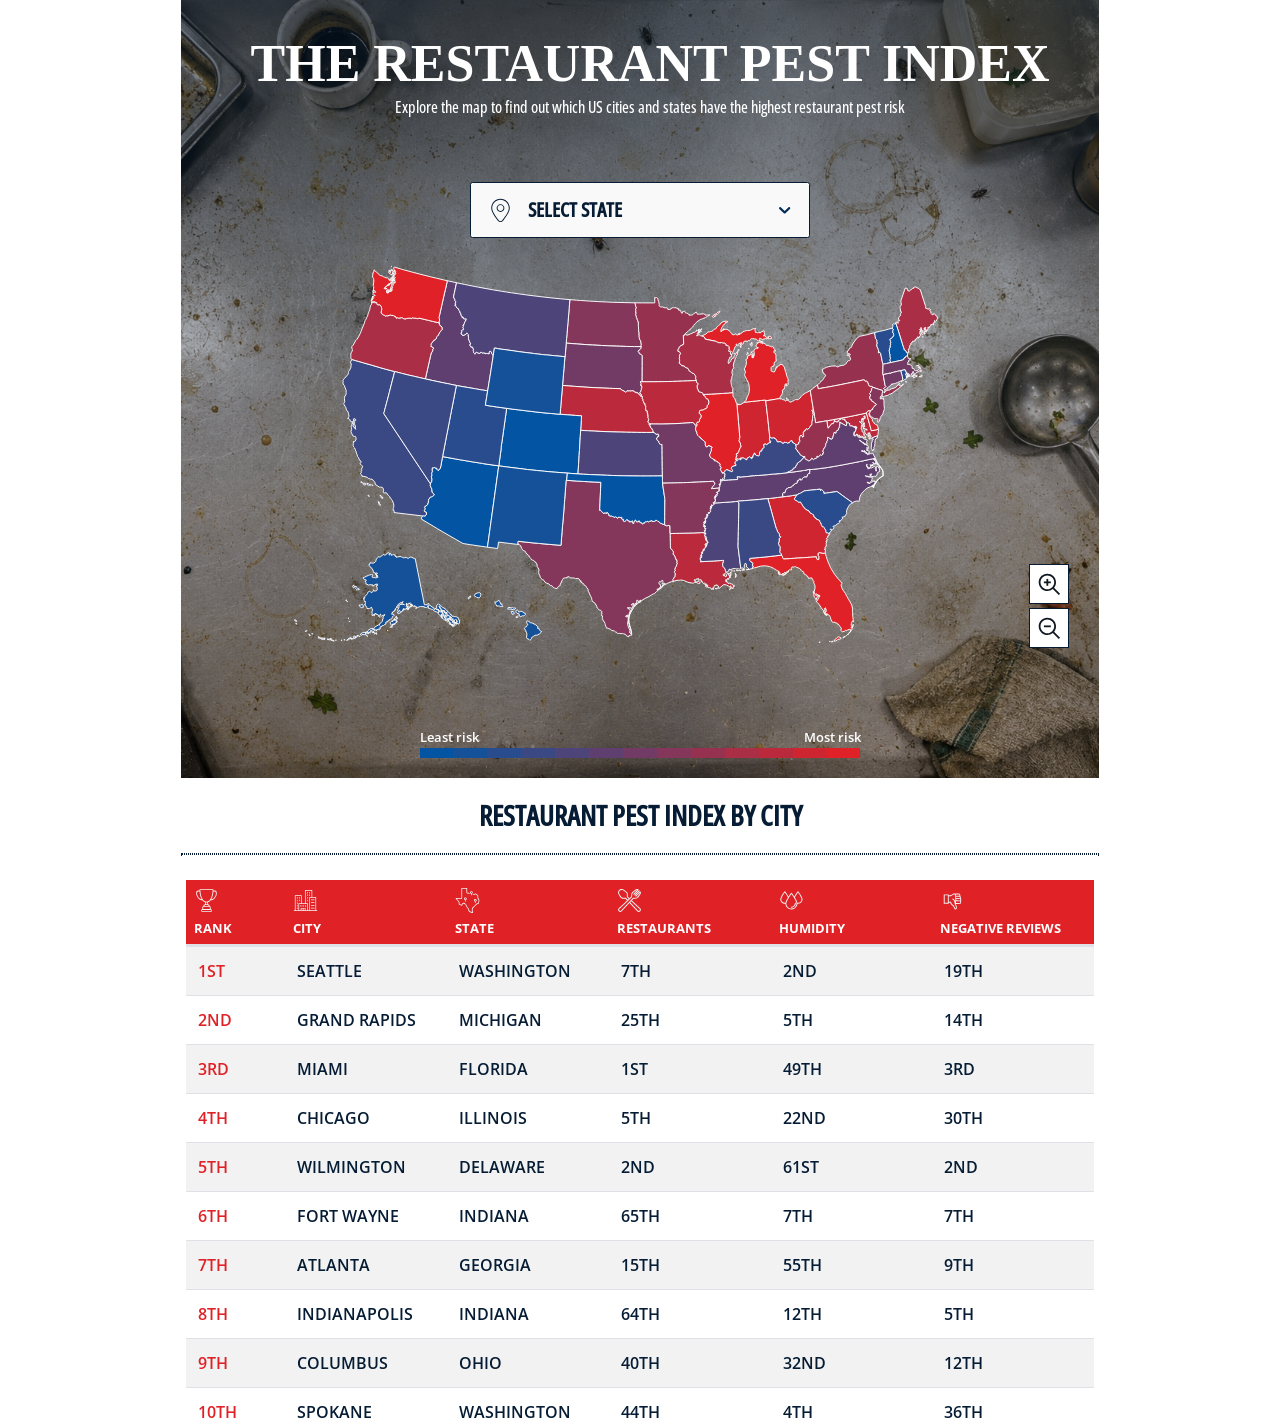
<file: map-version/index.html>
<!DOCTYPE html>
<html lang="en">

<head>
  <meta charset="UTF-8">
  <meta http-equiv="X-UA-Compatible" content="IE=edge">
  <meta name="viewport" content="width=device-width, initial-scale=1.0">
  <title>The Restaurant Pest Index</title>

  <link rel="preconnect" href="https://fonts.googleapis.com" />
  <link rel="preconnect" href="https://fonts.gstatic.com" crossorigin />
  <link href="https://fonts.googleapis.com/css2?family=Open+Sans:wght@300;400;500;600;700;800&display=swap"
    rel="stylesheet" />

  <link rel="preconnect" href="https://fonts.googleapis.com">
  <link rel="preconnect" href="https://fonts.gstatic.com" crossorigin>
  <link href="https://fonts.googleapis.com/css2?family=Open+Sans:ital,wght@0,300..800;1,300..800&display=swap"
    rel="stylesheet">

  <link rel="stylesheet" href="./libs/css/tippy.min.css" />
  <link rel="stylesheet" href="./libs/css/swiper-bundle.min.css" />
  <link rel="stylesheet" href="./libs/css/choices.min.css" />
  <link rel="stylesheet" href="./libs/css/bootstrap.min.css" />
  <link rel="stylesheet" href="./styles/main.css" />
</head>

<body>
  <div class="container" id="root">
    <main>
      <div class="tab-content">

        <!-- OVERALL -->
        <div class="tab-pane fade show active overall-content" id="overall_content" role="tabpanel"
          aria-labelledby="overall-tab">
          <div class="hero-section">
            <header>
              <div class="titles">
                <h1 class="main-title">The Restaurant Pest Index</h1>
                <p class="sub-title">Explore the map to find out which US cities and states have the highest restaurant pest
                  risk</p>
              </div>
            </header>

            <div class="map-content">
              <div class="dropdown">
                <select id="categories_select"></select>
              </div>
              <div class="overall-map">
                <div id="overall_map"></div>
                <div class="btn-zooms">
                  <div class="mb-1">
                    <button class="btn btn-rect" id="zoom_in">
                      <img src="./images/zoom-in.svg">
                    </button>
                  </div>

                  <div>
                    <button class="btn btn-rect" id="zoom_out">
                      <img src="./images/zoom-out.svg">
                    </button>
                  </div>
                </div>
              </div>
            </div>

            <div class="score-div">
              <div class="score-text">Least risk</div>
              <div class="score-text">Most risk</div>
            </div>
            <div class="rank-line">
              <div class="rank-box first-rect"></div>
              <div class="rank-box second-rect"></div>
              <div class="rank-box third-rect"></div>
              <div class="rank-box fourth-rect"></div>
              <div class="rank-box fifth-rect"></div>
              <div class="rank-box sixth-rect"></div>
              <div class="rank-box seventh-rect"></div>
              <div class="rank-box eighth-rect"></div>
              <div class="rank-box ninth-rect"></div>
              <div class="rank-box tenth-rect"></div>
              <div class="rank-box eleventh-rect"></div>
              <div class="rank-box twelfth-rect"></div>
              <div class="rank-box thirteenth-rect"></div>
            </div>
          </div>

          <div class="table-title"></div>
          <div class="wrap-line"></div>


          <div class="table-box">
            <div class="table-content">
              <div class="table-header-scroll">
                <table class="table" id="table-header"></table>
              </div>
              <div class="table-body-scroll">
                <table class="table" id="table-body"></table>
              </div>
            </div>

          </div>

        </div>

        <!-- STATES -->

        <div class="tab-pane fade state-content" id="state_content" role="tabpanel" aria-labelledby="state-tab">
          <div class="row m-0 state-content-row">
            <div class="col-12 col-sm-6 p-0">
              <div class="left-column">


                <div class="states-map">
                  <div id="state_map"></div>
                  <div id="state_map_legend"></div>
                </div>
              </div>
            </div>

            <div class="col-12 col-sm-6 p-0">
              <div class="right-column">
              </div>
            </div>
          </div>

          <footer>
            <img src="./images/excel-logo.svg" />
          </footer>
        </div>
      </div>
    </main>
  </div>
  <script src="./libs/js/jquery.js"></script>
  <script src="./libs/js/bootstrap.min.js"></script>
  <script src="./libs/js/popper.min.js"></script>
  <script src="./libs/js/tippy.min.js"></script>
  <script src="./libs/js/swiper-bundle.min.js"></script>
  <script src="./libs/js/d3.v7.min.js"></script>
  <script src="./libs/js/topojson-client.min.js"></script>
  <script src="./libs/js/choices.min.js"></script>
  <script src="./scripts/utils.js"></script>
  <script src="./scripts/us-map.js"></script>
  <script src="./scripts/main.js"></script>
</body>

</html>
</file>
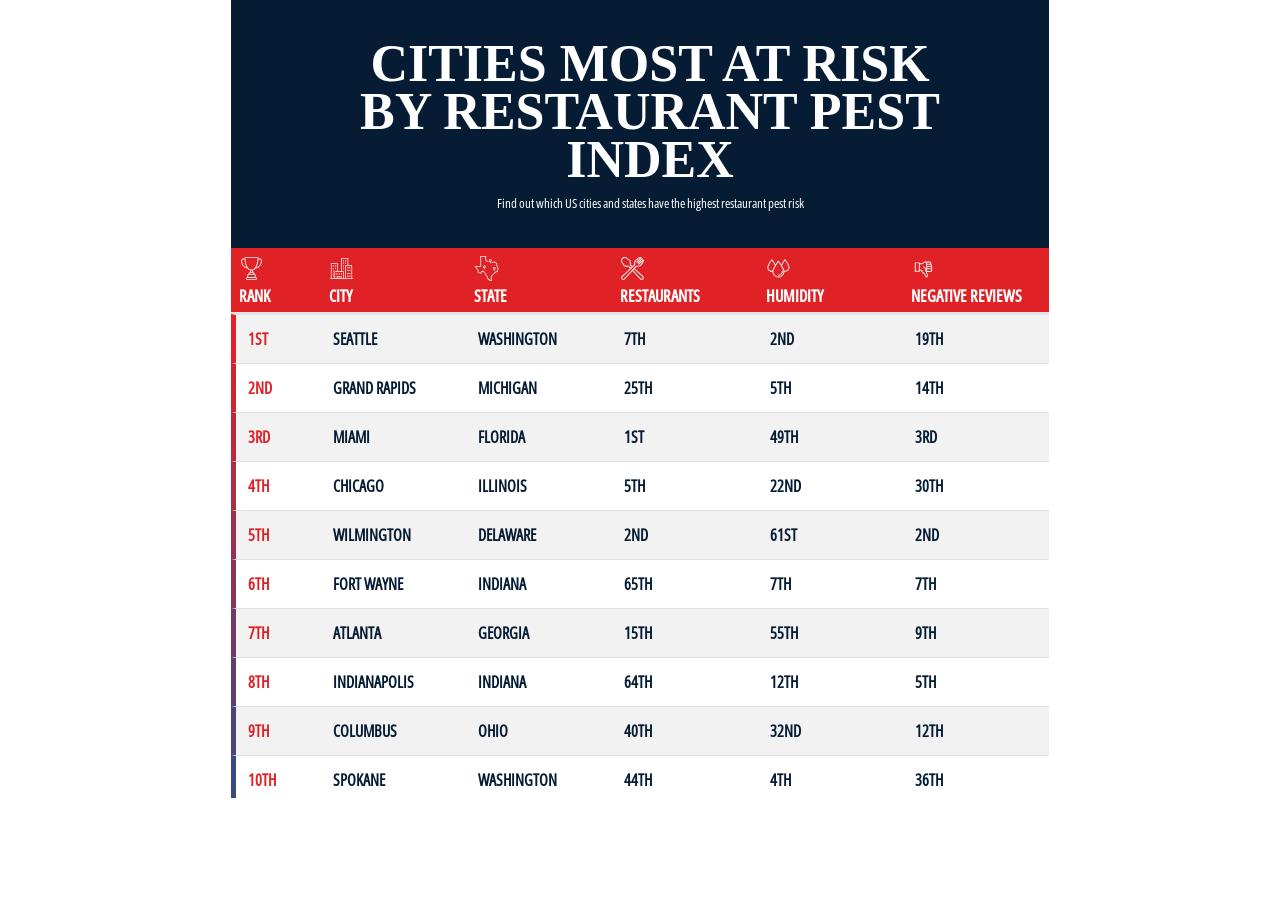
<file: table/index.html>
<!DOCTYPE html>
<html lang="en">

<head>
  <meta charset="UTF-8">
  <meta http-equiv="X-UA-Compatible" content="IE=edge">
  <meta name="viewport" content="width=device-width, initial-scale=1.0">
  <title>The Restaurant Pest Index</title>

  <link rel="preconnect" href="https://fonts.googleapis.com" />
  <link rel="preconnect" href="https://fonts.gstatic.com" crossorigin />
  <link href="https://fonts.googleapis.com/css2?family=Open+Sans:wght@300;400;500;600;700;800&display=swap"
    rel="stylesheet" />

  <link rel="preconnect" href="https://fonts.googleapis.com">
  <link rel="preconnect" href="https://fonts.gstatic.com" crossorigin>
  <link href="https://fonts.googleapis.com/css2?family=Open+Sans:ital,wght@0,300..800;1,300..800&display=swap"
    rel="stylesheet">

  <link rel="stylesheet" href="./libs/css/tippy.min.css" />
  <link rel="stylesheet" href="./libs/css/swiper-bundle.min.css" />
  <link rel="stylesheet" href="./libs/css/choices.min.css" />
  <link rel="stylesheet" href="./libs/css/bootstrap.min.css" />
  <link rel="stylesheet" href="./styles/main.css" />
</head>

<body>
  <div class="container" id="root">
    <header>
      <div class="titles">

        <h1 class="main-title">Cities Most at Risk <br/> by restaurant pest index</h1>
        <h1 class="main-title-mobile">Cities Most at Risk by restaurant pest index</h1>
        <p class="sub-title">Find out which US cities and states have the highest restaurant pest risk</p>
      </div>

    </header>

    <main>
      <div class="tab-content">

        <!-- OVERALL -->
        <div class="tab-pane fade show active overall-content" id="overall_content" role="tabpanel"
          aria-labelledby="overall-tab">


          <div class="table-div">
            <div class="table-box">
              <div class="table-content">
                <div class="table-header-scroll">
                  <table class="table" id="table-header"></table>
                </div>
                <div class="table-body-scroll">
                  <table class="table" id="table-body"></table>
                </div>
              </div>
              <!-- <div class="show-more" id="show_more">SHOW MORE</div> -->
            </div>

          </div>


        </div>

      </div>
  </div>

  </div>
  </main>
  </div>

  <script src="./libs/js/jquery.js"></script>
  <script src="./libs/js/bootstrap.min.js"></script>
  <script src="./libs/js/popper.min.js"></script>
  <script src="./libs/js/tippy.min.js"></script>
  <script src="./libs/js/swiper-bundle.min.js"></script>
  <script src="./libs/js/d3.v7.min.js"></script>
  <script src="./libs/js/topojson-client.min.js"></script>
  <script src="./libs/js/choices.min.js"></script>
  <script src="./scripts/utils.js"></script>
  <script src="./scripts/us-map.js"></script>
  <script src="./scripts/main.js"></script>
</body>

</html>
</file>
<file: map-version/styles/main.css>
:root {
  --dark-blue: #051C34;
  --blue: #012C57;
  --red: #E02126;
  --light-grey: #F2F2F2;
  --padding-desktop: 40px;
  --padding-mobile: 20px;

  --current-main-color: #0355A3;
  --current-main-color-state: #0355A3;
  --current-secondary-color-state: #E6EEF6;
  --swiper-navigation-size: 14px;
  --swiper-navigation-color: #ffffff;
  --swiper-pagination-color: #ffffff;
  --swiper-pagination-bullet-inactive-color: #E7E7E7;
  --swiper-pagination-bullet-inactive-opacity: 1;
}

@font-face {
  font-family: 'Open Sans Condensed';
  src: url(./fonts/OpenSans_Condensed-Medium.ttf);
}

@font-face {
  font-family: 'Open Sans Condensed bold';
  src: url(./fonts/OpenSans_Condensed-bold.ttf);
}

.text-bold {
  font-weight: 700;
  font-size: 16px;
  line-height: 22px;
  color: var(--blue)
}


html,
body {
  font-family: "Open Sans Condensed", sans-serif;
}


/* Tooltip */
.tippy-box {
  background: transparent !important;
  padding: 0;
  box-shadow: 0px 8px 15px rgba(0, 0, 0, 0.2);
}

.tippy-content {
  padding: 0px !important;
  box-shadow: none !important;
  background: transparent;
}

.tippy-box .tooltip-content {
  background-color: white;
  border: 2px solid black;
  padding: 5px;
}

.tippy-box .name-and-rank {
  font-family: Open Sans Condensed;
  font-size: 18px;
  font-weight: 700;
  line-height: 26px;
  text-align: left;
  display: flex;
  align-items: center;
  justify-content: center;
  gap: 10px;
  color: var(--red);
}

.tippy-box .search-rank {
  font-family: Open Sans Condensed;
  font-size: 12px;
  font-weight: 400;
  color: var(--dark-blue);
  line-height: 18px;
  text-align: left;
  /* margin-top: 4px; */
  padding-top: 4px;
}

.tippy-box .peak-month {
  font-family: Open Sans Condensed;
  font-size: 12px;
  font-weight: 400;
  color: var(--dark-blue);
  line-height: 18px;
  text-align: left;
  padding-top: 4px;
}

.tippy-box .tooltip-content {
  text-transform: uppercase;
}


.tippy-box .states-tooltip {
  background-color: white;
  padding: 4px 10px;
  white-space: nowrap;
}

.tippy-box .name-and-rank .name {
  font-weight: 700;
  text-transform: uppercase;
}

.tippy-box .name-and-rank .rank-value {
  font-weight: 400;
}

.map-tooltip {
  display: flex;
}

.map-tooltip .btn {
  height: 60px;
  max-height: auto;
}

.map-tooltip .btn-wrap:first-of-type .btn {
  border-radius: 4px 0px 0px 4px;
}

.map-tooltip .btn-wrap:last-of-type .btn {
  border-radius: 0px 4px 4px 0px;
}

.tooltip-arrow-btn svg {
  pointer-events: none;
}


/* Layout */
.container {
  padding: 0px;
  max-width: 918px;
}

.left-column {
  padding: 24px 20px 0px 20px;
}

.overall-content footer {
  background-color: var(--dark-blue);
  text-align: center;
  padding: 12px;
}

.state-content {
  position: relative;
}

.state-content-row {
  background: linear-gradient(180deg, #E3F0FD 0%, rgba(227, 240, 253, 0) 100%);
}

.state-content footer {
  background-color: var(--dark-blue);
  padding: 150px 40px 20px 40px;
  position: absolute;
  bottom: -1px;
  left: 0px;
  z-index: 0;
  width: 100%;
  text-align: center;
}

.hero-section {
  position: relative;
  background: linear-gradient(180deg, rgba(5, 28, 52, 0.5) 0%, rgba(5, 28, 52, 0) 100%),
    url("../images/background.png") center / cover no-repeat;
  padding-bottom: 20px;
}

.hero-section>* {
  position: relative;
  z-index: 1;
}

.hero-section header {
  background-color: transparent;
}

header {
  background-color: var(--dark-blue);
}

header .titles {
  padding: var(--padding-mobile);
  color: #fff;
  text-align: center;
  padding: 40px 20px 20px 40px;

}

.main-title {
  font-family: DIN Condensed;
  font-size: 52px;
  font-weight: 700;
  line-height: 48px;
  text-align: center;
  text-transform: uppercase;
}

.sub-title {
  margin-top: 10px;
  font-weight: 400;
  font-size: 16px;
  line-height: 18px;
}

.nav-link {
  width: 100%;
  border: none;
  background-color: transparent;
  border-radius: 0px !important;
  font-weight: 600;
  border-bottom: 4px solid #aaafc7;
  font-weight: 600;
  font-size: 16px;
  line-height: 22px;
  padding: 12px 1rem;
  color: #fff;
}

.nav-link:focus {
  outline: none;
}

.nav-link:hover {
  color: #fff;
}

.nav-link.active {
  border-bottom: 4px solid #e34053;
  background-color: transparent !important;
}

/* Category slider */
.categories-slider {
  padding: 20px 20px;
}

.category-slide {
  height: 52px;
  width: calc(100vw - 44px * 2 - 20px * 2);
  background-color: #fff;
  opacity: 0.4;
  color: var(--blue);
  text-align: left;
  display: flex;
  align-items: center;
  border-radius: 0px;
}

.category-slide .category-label {
  color: var(--blue);
  font-weight: 700;
  font-size: 13px;
  line-height: 18px;
  margin-left: 8px;
}

.category-slide.swiper-slide-active {
  opacity: 1;
}

.category-slide-prev {
  background: var(--dark-blue);
  border: 1.5px solid var(--dark-blue);
  border-radius: 4px 0px 0px 4px;
  height: 52px;
  width: 44px;
  left: 0;
  top: 0;
  margin-top: 0px;
}

.category-slide-next {
  background: var(--dark-blue);
  border: 1.5px solid var(--dark-blue);
  border-radius: 0px 4px 4px 0px;
  right: 0;
  top: 0;
  height: 52px;
  width: 44px;
  margin-top: 0px;
}

/* End of category slider */

/* overall map */
/* 
.state.highlighted {
  fill: #051C34;
} */

.overall-map {
  padding: 0px;
  position: relative;
}

.legend .legend-rect {
  width: 100%;
  border-radius: 4px;
  height: 16px;
  margin-bottom: 8px;
}

.legend .legend-labels {
  display: flex;
  width: 100%;
  align-items: center;
  justify-content: space-between;
  font-weight: 600;
  font-size: 13.33px;
  line-height: 15px;
  color: #192435;
}

.overall-map .legend {
  width: 100%;
  margin: 0 auto;
}

/* rank div */
.score-div {
  display: flex;
  margin: 0 auto;
  /* max-width: 350px; */
  justify-content: space-between;
}

.score-text {
  font-size: 13px;
  font-weight: 600;
  text-align: left;
  font-family: 'Open Sans';
  color: #fff
}

.rank-line {
  margin: 0 auto;
  margin-bottom: 10px;
  display: flex;
  max-width: 461px;
}

.rank-value {
  color: #E02126
}

.rank-box {
  width: 25%;
  height: 10px !important
}

.first-rect {
  background-color: #0355A3;
}

.second-rect {
  background-color: #155199;
}

.third-rect {
  background-color: #284C8E;
}

.fourth-rect {
  background-color: #3A4884
}

.fifth-rect {
  background-color: #4D447A;
}

.sixth-rect {
  background-color: #5F3F6F;
}

.seventh-rect {
  background-color: #713B65;
}

.eighth-rect {
  background-color: #84375B;
}

.ninth-rect {
  background-color: #963250;
}

.tenth-rect {
  background-color: #A92E46;
}

.eleventh-rect {
  background-color: #BB2A3C;
}

.twelfth-rect {
  background-color: #CE2531;
}

.thirteenth-rect {
  background-color: #E02127;
}


/* End of overall map */


/* States map */

.states-map {
  display: none;
}

/* End of states map */

/* Start of table */

.table-div {
  padding: 5px;
  font-family: 'Open Sans Condensed' !important
}

.table-box {
  background-color: #ffffff;
  width: 100%;
  margin: 0 auto;
  text-transform: uppercase;
  height: 550px;
  display: flex;
  flex-direction: column;
  overflow: hidden;
}

.table-row {
  display: flex;
  align-items: center;
  height: 35px;
  font-family: "Open Sans", sans-serif;
  border-bottom: 0.5px solid #C4C4C4;
  width: 100%;
  padding: 0px 6px;
  cursor: pointer;
}

.table-body-row {
  font-family: "Open Sans";
  font-size: 16px;
  font-weight: 600;
  text-align: left;
  color: #051C34
}

.table-body-row td {
  font-family: "Open Sans" sans-serif;
}

.table-icon {
  width: 25px;
  height: 25px;
  color: #fff !important
}

.table-cell {
  font-family: "Open Sans", sans-serif;
  text-transform: uppercase
}

.header-box {
  font-family: 'Open Sans', sans-serif;
  font-size: 16px;
  font-weight: 700;
  line-height: 16px;
  text-align: left;
}

.header-label {
  margin-top: 7px;
  font-family: 'Open Sans';
  font-size: 13px;
  font-weight: 700;
  text-align: left;
}

.table-label {
  margin-top: 2px;
  font-family: "Open Sans", sans-serif;
  font-size: 16px;
  font-weight: 700;
  line-height: 40px;
  text-align: left;
  color: #0255A3;
  text-transform: uppercase
}

#table-header,
#table-body {
  width: 100%;
  table-layout: fixed;
  border-collapse: separate;
  border-spacing: 0;
  margin-bottom: 0;
}

.table-header-row th {
  border-top: none !important;
  background-color: var(--red);
  color: #fff !important;
  font-size: 16px !important;
}

tr td:first-child {
  color: #E02126;
}

.table th {
  padding: 0.50rem !important
}

.table-row:not([data-value="overall"]):hover .rank {
  font-weight: 800;
}

.table-row:not([data-value="overall"]):hover .name {
  font-weight: 800;
}

.table-content {
  display: flex;
  flex-direction: column;
  flex: 1;
  min-height: 0;
  width: 100%;
  padding: 5px;
  font-family: "Open Sans", sans-serif;
}

.table-header-scroll {
  flex-shrink: 0;
  overflow: hidden;
}

.table-body-scroll {
  flex: 1;
  min-height: 0;
  overflow: auto;
  -webkit-overflow-scrolling: touch;
}

/* End of table */

@media (max-width: 575px) {
  .map-content {
    padding: 6px 10px 0;
  }

  .dropdown {
    width: 240px;
    max-width: calc(100% - 20px);
    margin: 10px auto 6px;
  }

  .choices__inner {
    height: 44px;
    min-height: 44px;
    font-size: 13px;
    line-height: 16px;
    padding: 4px 40px 4px 8px;
  }

  .choices[data-type*="select-one"]:after {
    width: 36px;
  }

  .overall-map {
    overflow: hidden;
    margin-bottom: 0;
  }

  #overall_map,
  #overall_map svg {
    overflow: hidden;
    display: block;
  }

  .btn-zooms {
    right: 10px;
    bottom: 10px;
  }

  .btn-zooms .btn-rect {
    width: 30px;
    height: 30px;
    padding: 4px;
  }

  .btn-zooms .btn-rect img {
    width: 14px;
    height: 14px;
  }

  .btn-zooms .mb-1 {
    margin-bottom: 4px !important;
  }

  .hero-section .score-div {
    margin-top: 12px;
    padding: 0 10px;
    position: relative;
    z-index: 1;
  }

  .hero-section .rank-line {
    margin-top: 6px;
    margin-bottom: 0;
    padding: 0 10px;
    position: relative;
    z-index: 1;
  }

  .table-box {
    height: min(550px, calc(100dvh - 220px));
    max-height: calc(100dvh - 220px);
  }

  .table-content {
    max-width: 100%;
  }

  #table-header,
  #table-body {
    min-width: 760px;
  }

  #table-header th,
  #table-body td {
    padding: 0.65rem 0.75rem !important;
    white-space: nowrap;
  }

  .header-box {
    min-width: 90px;
  }

  .header-label {
    margin-top: 4px;
    font-size: 12px;
    line-height: 14px;
  }
}

.map-content {
  padding: 10px 10px 20px 10px;
  background-color: transparent;
}

.hero-section .score-div,
.hero-section .rank-line {
  padding: 0 10px;
}

.hero-section .rank-line {
  margin-bottom: 0;
}

/* Dropdown */

.dropdown {
  width: 340px;
  margin: 20px auto;
  z-index: 1001;
  position: relative;
}


.choice-label {
  display: flex;
  align-items: center;
  gap: 10px;
  font-size: 20px;
  font-family: 'Open Sans Condensed', 'San-serif'
}

.choices__inner {
  font-family: 'Open Sans Condensed', 'San-serif';
  text-transform: uppercase;
  height: 56px;
  border: 1.5px solid #051C34;
  color: var(--dark-blue);
  font-style: normal;
  font-weight: 700;
  font-size: 16px;
  line-height: 20px;
}

.choices__list--single {
  height: 100%;
  display: flex;
  align-items: center;
  padding-right: 24px;
}

.choices__list--single .choices__item {
  max-width: 100%;
  white-space: nowrap;
  overflow: hidden;
  text-overflow: ellipsis;
  text-transform: uppercase;
}

.is-open .choices__inner,
.is-focused .choices__inner {
  border: 1.5px solid var(--dark-blue);
}

.choices[data-type*="select-one"]:after {
  border-color: transparent;
  border-width: 0px;
  margin-top: 0px;
  background-image: url("../images/arrow.svg");
  background-repeat: no-repeat;
  background-size: 12px 7px;
  background-position: center;
  right: 0px;
  top: 0px;
  width: 50px;
  text-transform: uppercase;
  height: 100%;
  transform-origin: center;
}


.choices.is-open.is-focused:after {
  border-color: transparent;
  transform: rotate(180deg);
  margin-top: 0px;
}


.choices__list--dropdown {
  margin-top: 0px;
  border: 2px solid var(--dark-blue) !important;
}

.choices__list--dropdown .choices__item {
  font-weight: 600;
  font-size: 16px;
  line-height: 22px;
  text-transform: uppercase;
  padding-left: 40px;
}

.choices__list--dropdown .choices__item[data-value=''] {
  display: none;
}

.choices__list--dropdown .choices__item[data-value='Select State'] {
  display: none;
}

.choices__list--dropdown .choices__item.is-selected {
  background-color: var(--red);
  color: #ffffff;
}


.choices__list--single .choices__item:before {
  content: "";
  background-color: var(--overall);
  width: 40px;
  height: 40px;
  position: absolute;
  left: 8px;
  top: 8px;
}

.choices__list .choices__item--choice:before {
  content: "";
  background-repeat: no-repeat;
  background-size: 40px 40px;
  background-position: center;
  width: 40px;
  height: 40px;
  position: absolute;
  left: 8px;
  top: 8px;
}

/* buttons */
.btn-zooms {
  position: absolute;
  right: 20px;
  bottom: 60px;
}

.btn.focus,
.btn:focus {
  outline: none !important;
  box-shadow: none !important
}

.btn-rect {
  border: 1px solid #051C34;
  background: #FFF;
  border-radius: 0 !important;
  width: 40px;
  height: 40px;
  padding: 6px;
  display: flex;
  align-items: center;
  justify-content: center;
  pointer-events: all;
}

.wrap-line {
  border: 1px dotted #051C34;
  margin-bottom: 20px;
}

.table-title {
  text-transform: uppercase;
  margin-top: 30px;
  font-family: 'Open Sans Condensed';
  font-size: 28px;
  font-weight: 700 !important;
  line-height: 35px;
  text-align: center;
  margin: 20px 0px;
  color: var(--dark-blue)
}

.is-highlighted,
.is-selected {
  background-color: var(--red) !important;
  color: #fff
}

.choices__list .choices__item--choice:hover {
  background-color: var(--red)
}

/* Choices  */

@media (min-width: 576px) {
  .container {
    padding: 0px;
    width: 100%
  }

  .overall-map {
    position: relative;
  }

  .table-row:nth-child(n + 6) {
    margin-left: 20px;
  }

  .table-body-row:nth-child(2n + 1) {
    background-color: var(--light-grey)
  }


  .table th {
    padding: 0.50rem !important
  }

  .table-content {
    padding: 5px;
    font-family: "Open Sans", sans-serif;
    max-width: 100%;
  }

  .table-box {
    background-color: #ffffff;
    width: 100% !important;
    margin: 0 auto;
    text-transform: uppercase;
    height: 550px;
    display: flex;
    flex-direction: column;
    overflow: hidden;
  }

  .table-div {
    padding: 10px 40px 40px 40px;
    background-color: #F2F2F2;
  }

  .table-row:nth-child(5),
  .table-row:nth-child(10) {
    border-bottom: none;
  }

  .overall-map .legend {
    width: 50%;
    margin: 0 auto;
  }

  .states-map {
    padding-top: 20px;
    display: block;
  }

  .left-column {
    padding: 30px 0px 30px 30px;
  }

  .states-slider .swiper-slide-prev {
    opacity: 0;
  }

  .state-content-row {
    background: linear-gradient(180deg, #E3F0FD 0%, rgba(227, 240, 253, 0) 20%, rgba(227, 240, 253, 0) 100%);
  }

  .state-content footer {
    padding: 110px 40px 24px 40px;
    text-align: left;
  }

  .states-slider .swiper {
    padding: 30px 0px 5px 0px;
  }

  .rank-line {
    margin: 0 auto;
    margin-bottom: 10px;
    display: flex;
    max-width: 461px;
  }

  .score-div {
    display: flex;
    margin: 0 auto;
    max-width: 461px;
    justify-content: space-between;
  }
}

.city-circle:focus {
  outline: none;
}
</file>
<file: table/styles/main.css>
:root {
  --dark-blue: #051C34;
  --blue: #0255A3;
  --red: #E02126;
  --light-grey: #F2F2F2;
  --padding-desktop: 40px;
  --padding-mobile: 40px 20px;

  --current-main-color: #0355A3;
  --current-main-color-state: #0355A3;
  --current-secondary-color-state: #E6EEF6;
  --swiper-navigation-size: 14px;
  --swiper-navigation-color: #ffffff;
  --swiper-pagination-color: #ffffff;
  --swiper-pagination-bullet-inactive-color: #E7E7E7;
  --swiper-pagination-bullet-inactive-opacity: 1;
}

.text-bold {
  font-weight: 700;
  font-size: 16px;
  line-height: 22px;
  color: var(--blue)
}


@font-face {
  font-family: 'Open Sans Condensed';
  src: url(./fonts/OpenSans_Condensed-Regular.ttf);
}

@font-face {
  font-family: 'Open Sans Condensed bold';
  src: url(./fonts/OpenSans_Condensed-Medium.ttf);
}



html,
body {
  font-family: "Open Sans Condensed", sans-serif;
}


/* Tooltip */
.tippy-box {
  background: transparent !important;
  padding: 0;
  box-shadow: 0px 8px 15px rgba(0, 0, 0, 0.2);
}

.tippy-content {
  padding: 0px !important;
  box-shadow: none !important;
  background: transparent;
}

.tippy-box .name-and-rank {
  background-color: white;
  border: 2px solid black;
  padding: 10px 12px;
  min-width: 150px;
  font-family: Open Sans Condensed;
  font-size: 20px;
  font-weight: 700;
  line-height: 26px;
  text-align: left;
  color: #051C34
}


.tippy-box .states-tooltip {
  background-color: white;
  padding: 4px 10px;
  white-space: nowrap;
}

.tippy-box .name-and-rank .name {
  font-weight: 700;
  font-size: 16px;
  line-height: 22px;
  color: #060633;
}

.tippy-box .name-and-rank .rank {
  font-weight: 400;
  font-size: 13.33px;
  line-height: 18px;
  color: var(--dark-blue)
}

.map-tooltip {
  display: flex;
}

.map-tooltip .btn {
  height: 60px;
  max-height: auto;
}

.map-tooltip .btn-wrap:first-of-type .btn {
  border-radius: 4px 0px 0px 4px;
}

.map-tooltip .btn-wrap:last-of-type .btn {
  border-radius: 0px 4px 4px 0px;
}

.tooltip-arrow-btn svg {
  pointer-events: none;
}

.top-10-table-tooltip {
  padding: 10px;
  border-radius: 40px;
  background-color: #fff;
}

.top-10-table-tooltip .stat-row {
  min-width: 280px;
  margin-bottom: 0px;
}

/* Tooltip */

/* Layout */

.container {
  padding: 0px;
  max-width: 818px;
}

.left-column {
  padding: 24px 20px 0px 20px;
}

.overall-content footer {
  background-color: var(--dark-blue);
  text-align: center;
  padding: 12px;
}

.state-content {
  position: relative;
}

.state-content-row {
  background: linear-gradient(180deg, #E3F0FD 0%, rgba(227, 240, 253, 0) 100%);
}

.state-content footer {
  background-color: var(--dark-blue);
  padding: 150px 40px 20px 40px;
  position: absolute;
  bottom: -1px;
  left: 0px;
  z-index: 0;
  width: 100%;
  text-align: center;
}

header {
  background-color: var(--dark-blue);
}

header .titles {
  padding: var(--padding-mobile);
  color: #fff;
  text-align: center;
}

.main-title {
  font-family: DIN Condensed;
  font-size: 52px;
  font-weight: 700;
  line-height: 48px;
  display: none;
  text-align: center;
  text-transform: uppercase;
}

.main-title-mobile {
  font-family: DIN Condensed;
  font-size: 52px;
  font-weight: 700;
  display: block;
  line-height: 48px;
  text-align: center;
  text-transform: uppercase;
}

.sub-title {
  margin-top: 10px;
  font-weight: 400;
  font-size: 13.33px;
  line-height: 18px;
}

.nav-link {
  width: 100%;
  border: none;
  background-color: transparent;
  border-radius: 0px !important;
  font-weight: 600;
  border-bottom: 4px solid #aaafc7;
  font-weight: 600;
  font-size: 16px;
  line-height: 22px;
  padding: 12px 1rem;
  color: #fff;
}

.nav-link:focus {
  outline: none;
}

.nav-link:hover {
  color: #fff;
}

.nav-link.active {
  border-bottom: 4px solid #e34053;
  background-color: transparent !important;
}


/* End of category slider */

/* overall map */

.state.highlighted {
  fill: #051C34;
}

.overall-map {
  padding: 20px;
  position: relative;
}

.legend .legend-rect {
  width: 100%;
  border-radius: 4px;
  height: 16px;
  margin-bottom: 8px;
}

.legend .legend-labels {
  display: flex;
  width: 100%;
  align-items: center;
  justify-content: space-between;
  font-weight: 600;
  font-size: 13.33px;
  line-height: 15px;
  color: #192435;
}

.overall-map .legend {
  width: 100%;
  margin: 0 auto;
}

/* rank div */
.score-div {
  display: flex;
  margin: 0 auto;
  max-width: 350px;
  justify-content: space-between;
}

.score-text {
  text-transform: uppercase;
  font-size: 13px;
  font-weight: 600;
  line-height: 26px;
  text-align: left;

}

.rank-line {
  margin: 0 auto;
  margin-bottom: 20px;
  display: flex;
  max-width: 350px;
}

.rank-value {
  color: #E02126
}

.search-value {
  font-family: "Open Sans Condensed";
  font-size: 20px;
  font-weight: 600;
  line-height: 26px;
  text-align: left;
  margin-left: 5px;
}

.search-text {
  font-family: "Open Sans Condensed";
  font-size: 12px;
  font-weight: 600;
  text-align: left;
  margin-top: 7px;
}

.rank-box {
  width: 25%;
}

.first-rect {
  background-color: #0255A3;
  padding: 10px;
}

.second-rect {
  background-color: #0255A3;
  opacity: 50%;
}

.third-rect {
  background-color: #E02126;
  opacity: 50%;
}

.fourth-rect {
  background-color: #E02126;
}


/* End of overall map */


/* States map */

.states-map {
  display: none;
}

/* End of states map */


.rank {
  color: var(--red)
}

/* End of top 10 table */


.map-content {
  padding: 10px 10px 0px 10px;
  background-color: #ffffff
}

/* Start of table */

.table-div {
  font-family: 'Open Sans Condensed' !important
}

.table-box {
  background-color: #ffffff;
  width: 100%;
  margin: 0 auto;
  text-transform: uppercase;
  height: 550px;
  max-height: 550px;
  display: flex;
  flex-direction: column;
  overflow: hidden;
}

.table-content {
  display: flex;
  flex-direction: column;
  flex: 1;
  min-height: 0;
  width: 100%;
  font-family: "Open Sans Condensed", sans-serif;
}

.table-header-scroll {
  flex-shrink: 0;
  overflow: hidden;
}

.table-body-scroll {
  flex: 1;
  min-height: 0;
  overflow: auto;
  -webkit-overflow-scrolling: touch;
}

#table-header,
#table-body {
  width: 100%;
  table-layout: fixed;
  border-collapse: separate;
  border-spacing: 0;
  margin-bottom: 0;
}

.table {
  width: 100% !important;
}

.table-row {
  display: flex;
  align-items: center;
  height: 35px;
  font-family: "Open Sans Condensed", sans-serif;
  border-bottom: 0.5px solid #C4C4C4;
  width: 100%;
  padding: 0px 6px;
  cursor: pointer;
}

.table-body-row {
  font-family: "Open Sans Condensed";
  font-size: 16px;
  font-weight: 600;
  text-align: left;
  color: #051C34
}

.table-body-row td:nth-child(1) {
  font-family: "Open Sans Condensed" sans-serif;

}

.table-icon {
  width: 25px;
  height: 25px;
}

.table-cell {
  font-family: "Open Sans Condensed", sans-serif;
  text-transform: uppercase
}

.header-box {
  font-family: 'Open Sans Condensed bold', sans-serif;
  font-size: 16px;
  font-weight: 700  !important;
  line-height: 16px;
  text-align: left;
  cursor: pointer
}

.header-label {
  margin-top: 7px;
  font-weight: 700;
  text-align: left;
  color: #fff
}

.table-label {
  margin-top: 2px;
  font-family: "Open Sans Condensed", sans-serif;
  font-size: 16px;
  font-weight: 700;
  line-height: 40px;
  text-align: left;
  color: #fff;
  text-transform: uppercase
}

.table-header-row th {
  border-top: none !important;
  background-color: #E02126;
}

tr td:first-child {
  color: #E02126;
}

.table th {
  padding: 0.50rem !important
}

.table-row:not([data-value="overall"]):hover .rank {
  font-weight: 800;
}

.table-row:not([data-value="overall"]):hover .name {
  font-weight: 800;
}

.table-content {
  font-family: "Open Sans Condensed", sans-serif;
  max-width: 100%;
}

.table-body-row:nth-child(2n + 1) {
  background-color: var(--light-grey)
}

@media (max-width: 575px) {
  .table-box {
    height: min(550px, calc(100dvh - 220px));
    max-height: calc(100dvh - 220px);
  }

  #table-header,
  #table-body {
    min-width: 760px;
  }

  #table-header th,
  #table-body td {
    padding: 0.65rem 0.75rem !important;
    white-space: nowrap;
  }

  .header-box {
    min-width: 90px;
  }

  .header-label {
    margin-top: 4px;
    font-size: 12px;
    line-height: 14px;
  }
}
/* End of Table */


@media (min-width: 576px) {
  .container {
    padding: 0px;
    max-width: 818px;

    /* border: 1px solid #012C57; */
  }

  .table {
    width: 100% !important
  }

  .main-title {
    display: block;
  }

  .main-title-mobile {
    display: none;
  }

  header .titles {
    padding: 40px 20px 20px 40px;
  }

  .table th {
    padding: 0.50rem !important
  }

  .table-content {
    font-family: "Open Sans Condensed", sans-serif;
    max-width: 100%
  }

  .table-box {
    background-color: #ffffff;
    width: 100%;
    margin: 0 auto;
    text-transform: uppercase;
  }

  .table-div {
    /* padding: 10px 40px 40px 40px; */
    background-color: #F2F2F2;
  }


  .rank-line {
    margin: 0 auto;
    margin-bottom: 20px;
    display: flex;
    max-width: 550px;
  }

  .score-div {
    display: flex;
    margin: 0 auto;
    max-width: 550px;
    justify-content: space-between;
  }
}
</file>
<file: map-version/libs/css/tippy.min.css>
.tippy-box[data-theme~=light]{color:#26323d;box-shadow:0 0 20px 4px rgba(154,161,177,.15),0 4px 80px -8px rgba(36,40,47,.25),0 4px 4px -2px rgba(91,94,105,.15);background-color:#fff}.tippy-box[data-theme~=light][data-placement^=top]>.tippy-arrow:before{border-top-color:#fff}.tippy-box[data-theme~=light][data-placement^=bottom]>.tippy-arrow:before{border-bottom-color:#fff}.tippy-box[data-theme~=light][data-placement^=left]>.tippy-arrow:before{border-left-color:#fff}.tippy-box[data-theme~=light][data-placement^=right]>.tippy-arrow:before{border-right-color:#fff}.tippy-box[data-theme~=light]>.tippy-backdrop{background-color:#fff}.tippy-box[data-theme~=light]>.tippy-svg-arrow{fill:#fff}
</file>
<file: map-version/libs/css/choices.min.css>
.choices {
  position: relative;
  margin-bottom: 24px;
  font-size: 16px
}

.choices:focus {
  outline: 0
}

.choices:last-child {
  margin-bottom: 0
}

.choices.is-disabled .choices__inner,
.choices.is-disabled .choices__input {
  background-color: #eaeaea;
  cursor: not-allowed;
  -webkit-user-select: none;
  -ms-user-select: none;
  user-select: none
}

.choices.is-disabled .choices__item {
  cursor: not-allowed
}

.choices [hidden] {
  display: none !important
}

.choices[data-type*=select-one] {
  cursor: pointer
}

.choices[data-type*=select-one] .choices__inner {
  padding-bottom: 7.5px
}

.choices[data-type*=select-one] .choices__input {
  display: block;
  width: 100%;
  padding: 10px;
  border-bottom: 1px solid #ddd;
  background-color: #fff;
  margin: 0
}

.choices[data-type*=select-one] .choices__button {
  background-image: url([data-uri]);
  padding: 0;
  background-size: 8px;
  position: absolute;
  top: 50%;
  right: 0;
  margin-top: -10px;
  margin-right: 25px;
  height: 20px;
  width: 20px;
  border-radius: 10em;
  opacity: .5
}

.choices[data-type*=select-one] .choices__button:focus,
.choices[data-type*=select-one] .choices__button:hover {
  opacity: 1
}

.choices[data-type*=select-one] .choices__button:focus {
  box-shadow: 0 0 0 2px #00bcd4
}

.choices[data-type*=select-one] .choices__item[data-value=''] .choices__button {
  display: none
}

.choices[data-type*=select-one]:after {
  content: '';
  height: 0;
  width: 0;
  border-style: solid;
  border-color: #333 transparent transparent;
  border-width: 5px;
  position: absolute;
  right: 11.5px;
  top: 50%;
  margin-top: -2.5px;
  pointer-events: none
}

.choices[data-type*=select-one].is-open:after {
  border-color: transparent transparent #333;
  margin-top: -7.5px
}

.choices[data-type*=select-one][dir=rtl]:after {
  left: 11.5px;
  right: auto
}

.choices[data-type*=select-one][dir=rtl] .choices__button {
  right: auto;
  left: 0;
  margin-left: 25px;
  margin-right: 0
}

.choices[data-type*=select-multiple] .choices__inner,
.choices[data-type*=text] .choices__inner {
  cursor: text
}

.choices[data-type*=select-multiple] .choices__button,
.choices[data-type*=text] .choices__button {
  position: relative;
  display: inline-block;
  margin: 0 -4px 0 8px;
  padding-left: 16px;
  border-left: 1px solid #008fa1;
  background-image: url([data-uri]);
  background-size: 8px;
  width: 8px;
  line-height: 1;
  opacity: .75;
  border-radius: 0
}

.choices[data-type*=select-multiple] .choices__button:focus,
.choices[data-type*=select-multiple] .choices__button:hover,
.choices[data-type*=text] .choices__button:focus,
.choices[data-type*=text] .choices__button:hover {
  opacity: 1
}

.choices__inner {
  display: inline-block;
  vertical-align: top;
  width: 100%;
  background-color: #f9f9f9;
  padding: 7.5px 7.5px 3.75px;
  border: 1px solid #ddd;
  border-radius: 2.5px;
  font-size: 14px;
  min-height: 44px;
  overflow: hidden
}

.is-focused .choices__inner,
.is-open .choices__inner {
  border-color: #b7b7b7
}

.is-open .choices__inner {
  border-radius: 2.5px 2.5px 0 0
}

.is-flipped.is-open .choices__inner {
  border-radius: 0 0 2.5px 2.5px
}

.choices__list {
  margin: 0;
  padding-left: 0;
  list-style: none
}

.choices__list--single {
  display: inline-block;
  padding: 4px 16px 4px 4px;
  width: 100%
}

[dir=rtl] .choices__list--single {
  padding-right: 4px;
  padding-left: 16px
}

.choices__list--single .choices__item {
  width: 100%
}

.choices__list--multiple {
  display: inline
}

.choices__list--multiple .choices__item {
  display: inline-block;
  vertical-align: middle;
  border-radius: 20px;
  padding: 4px 10px;
  font-size: 12px;
  font-weight: 500;
  margin-right: 3.75px;
  margin-bottom: 3.75px;
  background-color: #00bcd4;
  border: 1px solid #00a5bb;
  color: #fff;
  word-break: break-all;
  box-sizing: border-box
}

.choices__list--multiple .choices__item[data-deletable] {
  padding-right: 5px
}

[dir=rtl] .choices__list--multiple .choices__item {
  margin-right: 0;
  margin-left: 3.75px
}

.choices__list--multiple .choices__item.is-highlighted {
  background-color: #00a5bb;
  border: 1px solid #008fa1
}

.is-disabled .choices__list--multiple .choices__item {
  background-color: #aaa;
  border: 1px solid #919191
}

.choices__list--dropdown {
  visibility: hidden;
  z-index: 1;
  position: absolute;
  width: 100%;
  background-color: #fff;
  border: 1px solid #ddd;
  top: 100%;
  margin-top: -1px;
  border-bottom-left-radius: 2.5px;
  border-bottom-right-radius: 2.5px;
  overflow: hidden;
  word-break: break-all;
  will-change: visibility
}

.choices__list--dropdown.is-active {
  visibility: visible
}

.is-open .choices__list--dropdown {
  border-color: #b7b7b7
}

.is-flipped .choices__list--dropdown {
  top: auto;
  bottom: 100%;
  margin-top: 0;
  margin-bottom: -1px;
  border-radius: .25rem .25rem 0 0
}

.choices__list--dropdown .choices__list {
  position: relative;
  max-height: 300px;
  overflow: auto;
  -webkit-overflow-scrolling: touch;
  will-change: scroll-position
}

.choices__list--dropdown .choices__item {
  position: relative;
  padding: 10px;
  font-size: 14px
}

[dir=rtl] .choices__list--dropdown .choices__item {
  text-align: right
}

@media (min-width:640px) {
  .choices__list--dropdown .choices__item--selectable {
    padding-right: 100px
  }

  .choices__list--dropdown .choices__item--selectable:after {
    content: attr(data-select-text);
    font-size: 12px;
    opacity: 0;
    position: absolute;
    right: 10px;
    top: 50%;
    transform: translateY(-50%)
  }

  [dir=rtl] .choices__list--dropdown .choices__item--selectable {
    text-align: right;
    padding-left: 100px;
    padding-right: 10px
  }

  [dir=rtl] .choices__list--dropdown .choices__item--selectable:after {
    right: auto;
    left: 10px
  }
}

.choices__list--dropdown .choices__item--selectable.is-highlighted {
  background-color: #f2f2f2
}

.choices__list--dropdown .choices__item--selectable.is-highlighted:after {
  opacity: .5
}

.choices__item {
  cursor: default
}

.choices__item--selectable {
  cursor: pointer
}

.choices__item--disabled {
  cursor: not-allowed;
  -webkit-user-select: none;
  -ms-user-select: none;
  user-select: none;
  opacity: .5
}

.choices__heading {
  font-weight: 600;
  font-size: 12px;
  padding: 10px;
  border-bottom: 1px solid #f7f7f7;
  color: gray
}

.choices__button {
  text-indent: -9999px;
  -webkit-appearance: none;
  -moz-appearance: none;
  appearance: none;
  border: 0;
  background-color: transparent;
  background-repeat: no-repeat;
  background-position: center;
  cursor: pointer
}

.choices__button:focus,
.choices__input:focus {
  outline: 0
}

.choices__input {
  display: inline-block;
  vertical-align: baseline;
  background-color: #f9f9f9;
  font-size: 14px;
  margin-bottom: 5px;
  border: 0;
  border-radius: 0;
  max-width: 100%;
  padding: 4px 0 4px 2px
}

[dir=rtl] .choices__input {
  padding-right: 2px;
  padding-left: 0
}

.choices__placeholder {
  opacity: .5
}
</file>
<file: table/libs/css/tippy.min.css>
.tippy-box[data-theme~=light]{color:#26323d;box-shadow:0 0 20px 4px rgba(154,161,177,.15),0 4px 80px -8px rgba(36,40,47,.25),0 4px 4px -2px rgba(91,94,105,.15);background-color:#fff}.tippy-box[data-theme~=light][data-placement^=top]>.tippy-arrow:before{border-top-color:#fff}.tippy-box[data-theme~=light][data-placement^=bottom]>.tippy-arrow:before{border-bottom-color:#fff}.tippy-box[data-theme~=light][data-placement^=left]>.tippy-arrow:before{border-left-color:#fff}.tippy-box[data-theme~=light][data-placement^=right]>.tippy-arrow:before{border-right-color:#fff}.tippy-box[data-theme~=light]>.tippy-backdrop{background-color:#fff}.tippy-box[data-theme~=light]>.tippy-svg-arrow{fill:#fff}
</file>
<file: table/libs/css/choices.min.css>
.choices {
  position: relative;
  margin-bottom: 24px;
  font-size: 16px
}

.choices:focus {
  outline: 0
}

.choices:last-child {
  margin-bottom: 0
}

.choices.is-disabled .choices__inner,
.choices.is-disabled .choices__input {
  background-color: #eaeaea;
  cursor: not-allowed;
  -webkit-user-select: none;
  -ms-user-select: none;
  user-select: none
}

.choices.is-disabled .choices__item {
  cursor: not-allowed
}

.choices [hidden] {
  display: none !important
}

.choices[data-type*=select-one] {
  cursor: pointer
}

.choices[data-type*=select-one] .choices__inner {
  padding-bottom: 7.5px
}

.choices[data-type*=select-one] .choices__input {
  display: block;
  width: 100%;
  padding: 10px;
  border-bottom: 1px solid #ddd;
  background-color: #fff;
  margin: 0
}

.choices[data-type*=select-one] .choices__button {
  background-image: url([data-uri]);
  padding: 0;
  background-size: 8px;
  position: absolute;
  top: 50%;
  right: 0;
  margin-top: -10px;
  margin-right: 25px;
  height: 20px;
  width: 20px;
  border-radius: 10em;
  opacity: .5
}

.choices[data-type*=select-one] .choices__button:focus,
.choices[data-type*=select-one] .choices__button:hover {
  opacity: 1
}

.choices[data-type*=select-one] .choices__button:focus {
  box-shadow: 0 0 0 2px #00bcd4
}

.choices[data-type*=select-one] .choices__item[data-value=''] .choices__button {
  display: none
}

.choices[data-type*=select-one]:after {
  content: '';
  height: 0;
  width: 0;
  border-style: solid;
  border-color: #333 transparent transparent;
  border-width: 5px;
  position: absolute;
  right: 11.5px;
  top: 50%;
  margin-top: -2.5px;
  pointer-events: none
}

.choices[data-type*=select-one].is-open:after {
  border-color: transparent transparent #333;
  margin-top: -7.5px
}

.choices[data-type*=select-one][dir=rtl]:after {
  left: 11.5px;
  right: auto
}

.choices[data-type*=select-one][dir=rtl] .choices__button {
  right: auto;
  left: 0;
  margin-left: 25px;
  margin-right: 0
}

.choices[data-type*=select-multiple] .choices__inner,
.choices[data-type*=text] .choices__inner {
  cursor: text
}

.choices[data-type*=select-multiple] .choices__button,
.choices[data-type*=text] .choices__button {
  position: relative;
  display: inline-block;
  margin: 0 -4px 0 8px;
  padding-left: 16px;
  border-left: 1px solid #008fa1;
  background-image: url([data-uri]);
  background-size: 8px;
  width: 8px;
  line-height: 1;
  opacity: .75;
  border-radius: 0
}

.choices[data-type*=select-multiple] .choices__button:focus,
.choices[data-type*=select-multiple] .choices__button:hover,
.choices[data-type*=text] .choices__button:focus,
.choices[data-type*=text] .choices__button:hover {
  opacity: 1
}

.choices__inner {
  display: inline-block;
  vertical-align: top;
  width: 100%;
  background-color: #f9f9f9;
  padding: 7.5px 7.5px 3.75px;
  border: 1px solid #ddd;
  border-radius: 2.5px;
  font-size: 14px;
  min-height: 44px;
  overflow: hidden
}

.is-focused .choices__inner,
.is-open .choices__inner {
  border-color: #b7b7b7
}

.is-open .choices__inner {
  border-radius: 2.5px 2.5px 0 0
}

.is-flipped.is-open .choices__inner {
  border-radius: 0 0 2.5px 2.5px
}

.choices__list {
  margin: 0;
  padding-left: 0;
  list-style: none
}

.choices__list--single {
  display: inline-block;
  padding: 4px 16px 4px 4px;
  width: 100%
}

[dir=rtl] .choices__list--single {
  padding-right: 4px;
  padding-left: 16px
}

.choices__list--single .choices__item {
  width: 100%
}

.choices__list--multiple {
  display: inline
}

.choices__list--multiple .choices__item {
  display: inline-block;
  vertical-align: middle;
  border-radius: 20px;
  padding: 4px 10px;
  font-size: 12px;
  font-weight: 500;
  margin-right: 3.75px;
  margin-bottom: 3.75px;
  background-color: #00bcd4;
  border: 1px solid #00a5bb;
  color: #fff;
  word-break: break-all;
  box-sizing: border-box
}

.choices__list--multiple .choices__item[data-deletable] {
  padding-right: 5px
}

[dir=rtl] .choices__list--multiple .choices__item {
  margin-right: 0;
  margin-left: 3.75px
}

.choices__list--multiple .choices__item.is-highlighted {
  background-color: #00a5bb;
  border: 1px solid #008fa1
}

.is-disabled .choices__list--multiple .choices__item {
  background-color: #aaa;
  border: 1px solid #919191
}

.choices__list--dropdown {
  visibility: hidden;
  z-index: 1;
  position: absolute;
  width: 100%;
  background-color: #fff;
  border: 1px solid #ddd;
  top: 100%;
  margin-top: -1px;
  border-bottom-left-radius: 2.5px;
  border-bottom-right-radius: 2.5px;
  overflow: hidden;
  word-break: break-all;
  will-change: visibility
}

.choices__list--dropdown.is-active {
  visibility: visible
}

.is-open .choices__list--dropdown {
  border-color: #b7b7b7
}

.is-flipped .choices__list--dropdown {
  top: auto;
  bottom: 100%;
  margin-top: 0;
  margin-bottom: -1px;
  border-radius: .25rem .25rem 0 0
}

.choices__list--dropdown .choices__list {
  position: relative;
  max-height: 300px;
  overflow: auto;
  -webkit-overflow-scrolling: touch;
  will-change: scroll-position
}

.choices__list--dropdown .choices__item {
  position: relative;
  padding: 10px;
  font-size: 14px
}

[dir=rtl] .choices__list--dropdown .choices__item {
  text-align: right
}

@media (min-width:640px) {
  .choices__list--dropdown .choices__item--selectable {
    padding-right: 100px
  }

  .choices__list--dropdown .choices__item--selectable:after {
    content: attr(data-select-text);
    font-size: 12px;
    opacity: 0;
    position: absolute;
    right: 10px;
    top: 50%;
    transform: translateY(-50%)
  }

  [dir=rtl] .choices__list--dropdown .choices__item--selectable {
    text-align: right;
    padding-left: 100px;
    padding-right: 10px
  }

  [dir=rtl] .choices__list--dropdown .choices__item--selectable:after {
    right: auto;
    left: 10px
  }
}

.choices__list--dropdown .choices__item--selectable.is-highlighted {
  background-color: #f2f2f2
}

.choices__list--dropdown .choices__item--selectable.is-highlighted:after {
  opacity: .5
}

.choices__item {
  cursor: default
}

.choices__item--selectable {
  cursor: pointer
}

.choices__item--disabled {
  cursor: not-allowed;
  -webkit-user-select: none;
  -ms-user-select: none;
  user-select: none;
  opacity: .5
}

.choices__heading {
  font-weight: 600;
  font-size: 12px;
  padding: 10px;
  border-bottom: 1px solid #f7f7f7;
  color: gray
}

.choices__button {
  text-indent: -9999px;
  -webkit-appearance: none;
  -moz-appearance: none;
  appearance: none;
  border: 0;
  background-color: transparent;
  background-repeat: no-repeat;
  background-position: center;
  cursor: pointer
}

.choices__button:focus,
.choices__input:focus {
  outline: 0
}

.choices__input {
  display: inline-block;
  vertical-align: baseline;
  background-color: #f9f9f9;
  font-size: 14px;
  margin-bottom: 5px;
  border: 0;
  border-radius: 0;
  max-width: 100%;
  padding: 4px 0 4px 2px
}

[dir=rtl] .choices__input {
  padding-right: 2px;
  padding-left: 0
}

.choices__placeholder {
  opacity: .5
}
</file>
